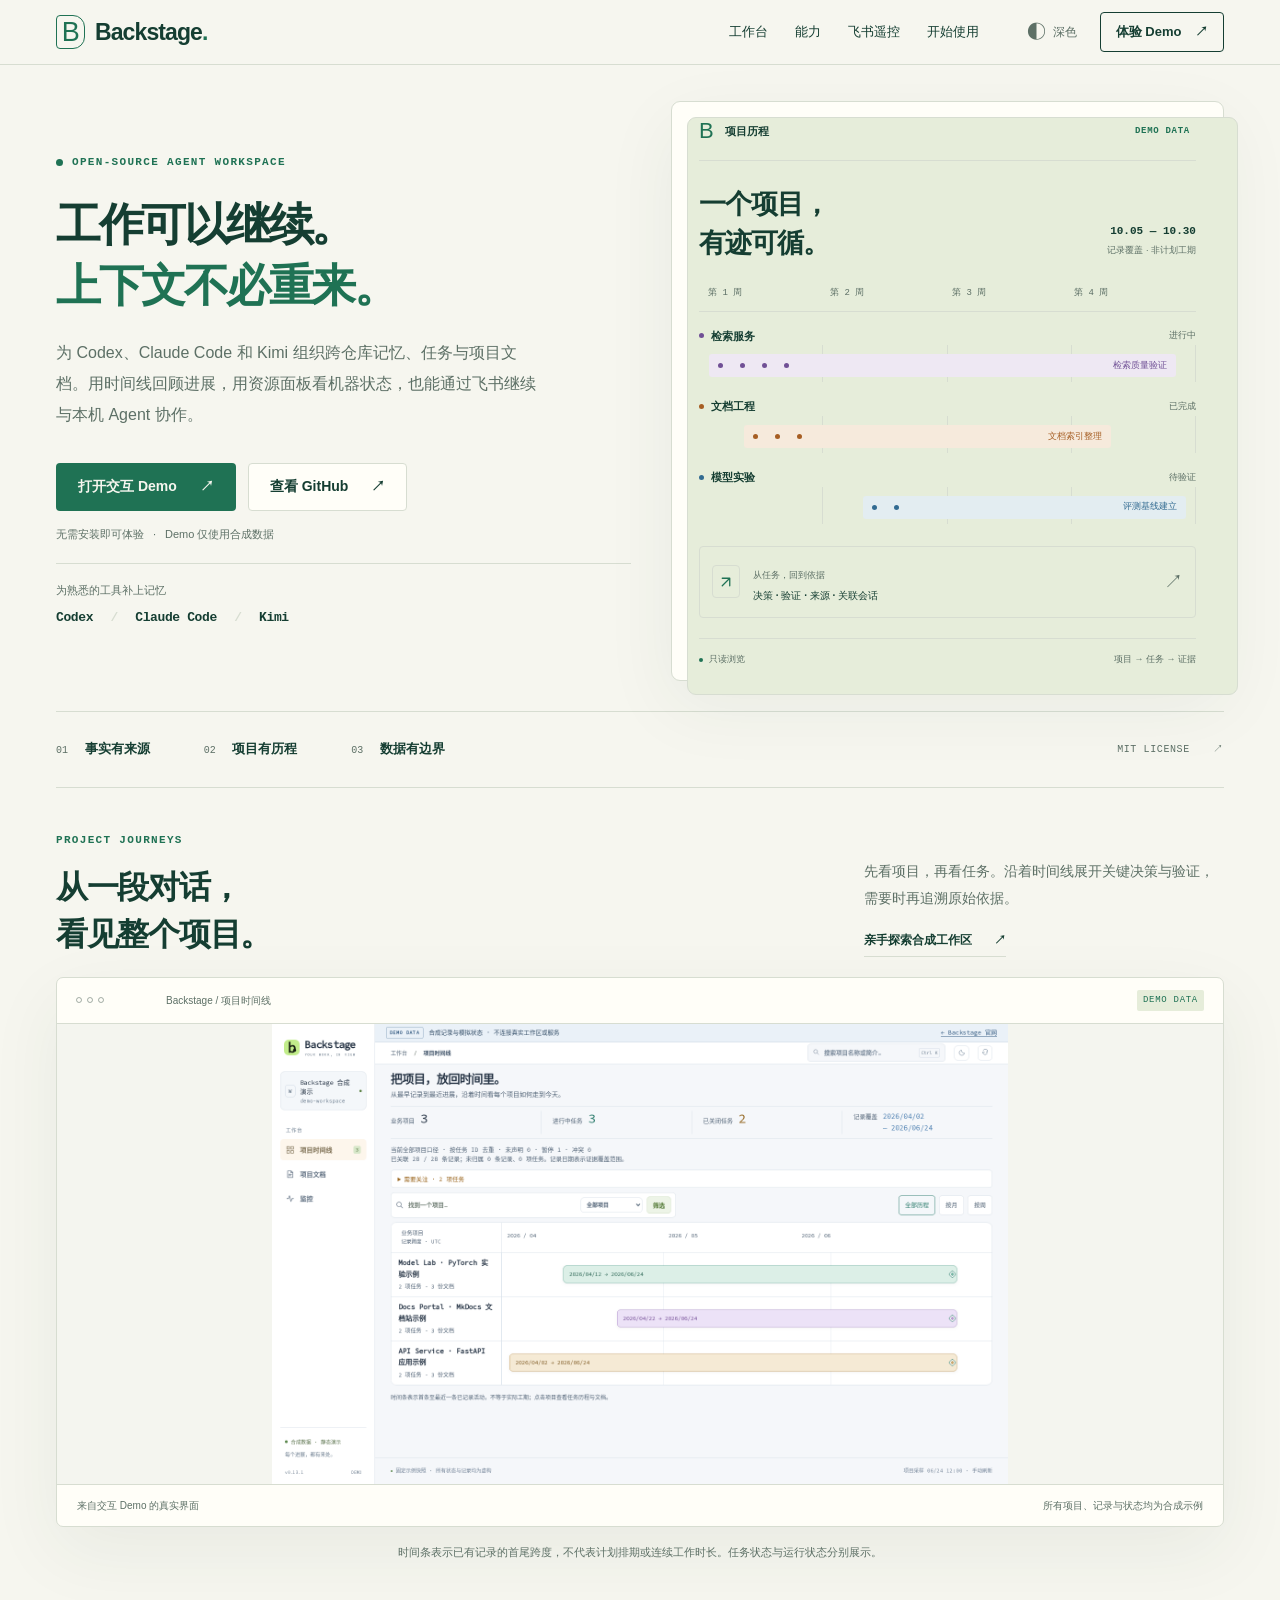
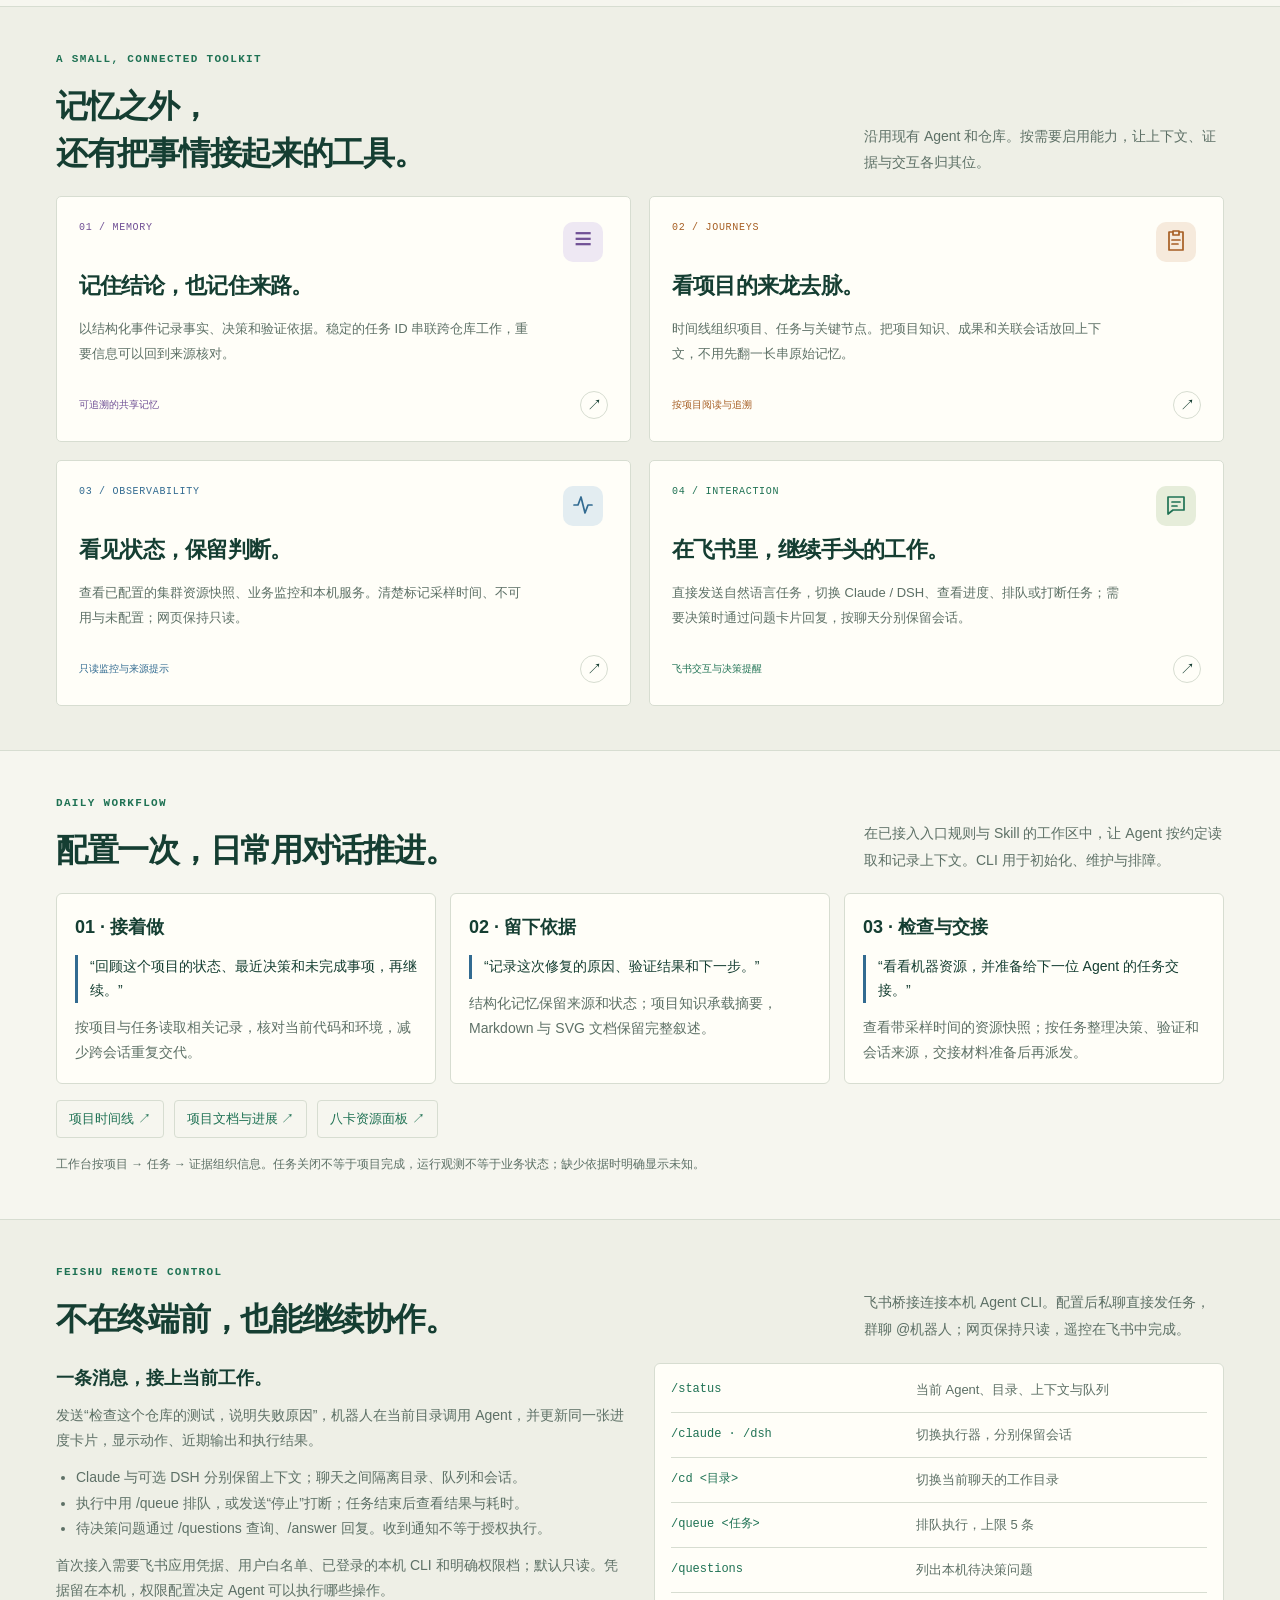
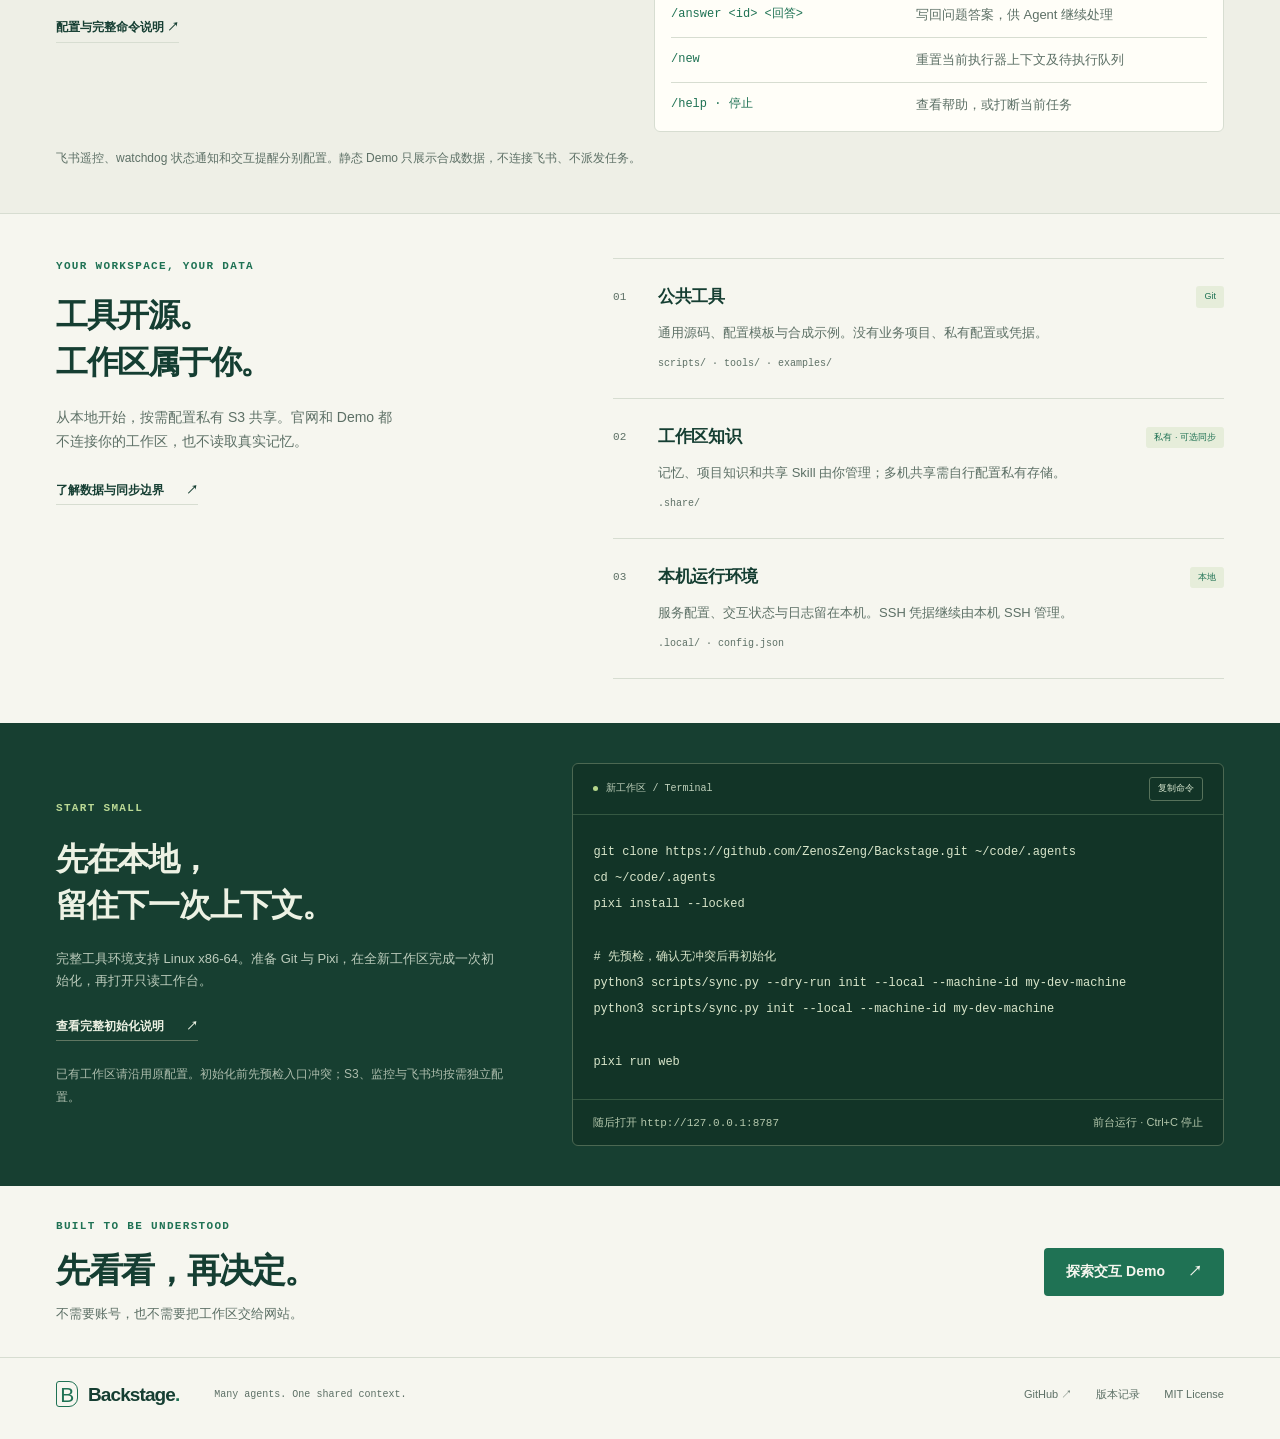
<file: site/index.html>
<!doctype html>
<html lang="zh-CN" data-theme="light">
<head>
  <meta charset="utf-8">
  <meta name="viewport" content="width=device-width, initial-scale=1">
  <meta name="color-scheme" content="light dark">
  <meta name="theme-color" content="#f6f6ef">
  <meta name="description" content="Backstage 为多 Agent、多仓库工作提供可追溯的记忆、项目时间线、只读监控与飞书交互。开源、本地优先，工作区数据由你掌握。">
  <title>Backstage · 让上下文留在项目里</title>
  <link rel="stylesheet" href="./styles.css">
  <script src="./main.js" defer></script>
</head>
<body>
  <a class="skip-link" href="#main">跳到正文</a>
  <header class="site-header">
    <div class="shell header-inner">
      <a class="brand" href="./" aria-label="Backstage 首页"><span class="brand-mark" aria-hidden="true">B</span><span>Backstage<span class="brand-dot">.</span></span></a>
      <nav class="main-nav" aria-label="主导航">
        <a href="#workspace">工作台</a>
        <a href="#capabilities">能力</a>
        <a href="#feishu">飞书遥控</a>
        <a href="#start">开始使用</a>
      </nav>
      <div class="header-actions">
        <button class="theme-button" type="button" data-theme-toggle aria-label="切换深色模式" aria-pressed="false"><span class="theme-symbol" aria-hidden="true">◐</span><span data-theme-label>深色</span></button>
        <a class="header-demo" href="./demo/">体验 Demo <span aria-hidden="true">↗</span></a>
      </div>
    </div>
  </header>

  <main id="main">
    <section class="hero shell" aria-labelledby="hero-title">
      <div class="hero-copy">
        <p class="eyebrow"><span class="status-dot" aria-hidden="true"></span> OPEN-SOURCE AGENT WORKSPACE</p>
        <h1 id="hero-title">工作可以继续。<br><span>上下文不必重来。</span></h1>
        <p class="hero-description">为 Codex、Claude Code 和 Kimi 组织跨仓库记忆、任务与项目文档。用时间线回顾进展，用资源面板看机器状态，也能通过飞书继续与本机 Agent 协作。</p>
        <div class="hero-actions">
          <a class="button button-primary" href="./demo/">打开交互 Demo <span aria-hidden="true">↗</span></a>
          <a class="button button-secondary" href="https://github.com/ZenosZeng/Backstage">查看 GitHub <span aria-hidden="true">↗</span></a>
        </div>
        <p class="hero-note">无需安装即可体验 <span aria-hidden="true">·</span> Demo 仅使用合成数据</p>
        <div class="agent-line"><span>为熟悉的工具补上记忆</span><p>Codex <i aria-hidden="true">/</i> Claude Code <i aria-hidden="true">/</i> Kimi</p></div>
      </div>

      <div class="hero-preview" aria-label="合成项目时间线示意">
        <div class="preview-topline"><span><span class="small-brand" aria-hidden="true">B</span> 项目历程</span><span class="demo-tag">DEMO DATA</span></div>
        <div class="preview-heading"><span>一个项目，<br>有迹可循。</span><span class="preview-period">10.05 — 10.30<br><span>记录覆盖 · 非计划工期</span></span></div>
        <div class="mini-timeline" aria-hidden="true">
          <div class="mini-axis"><span>第 1 周</span><span>第 2 周</span><span>第 3 周</span><span>第 4 周</span></div>
          <div class="mini-project project-memory"><div class="mini-project-name"><span class="project-dot"></span><strong>检索服务</strong><span>进行中</span></div><div class="mini-track"><div class="mini-bar bar-one"><i></i><i></i><i></i><i></i><span>检索质量验证</span></div></div></div>
          <div class="mini-project project-task"><div class="mini-project-name"><span class="project-dot"></span><strong>文档工程</strong><span>已完成</span></div><div class="mini-track"><div class="mini-bar bar-two"><i></i><i></i><i></i><span>文档索引整理</span></div></div></div>
          <div class="mini-project project-runtime"><div class="mini-project-name"><span class="project-dot"></span><strong>模型实验</strong><span>待验证</span></div><div class="mini-track"><div class="mini-bar bar-three"><i></i><i></i><span>评测基线建立</span></div></div></div>
        </div>
        <div class="preview-evidence"><div class="evidence-icon" aria-hidden="true"><svg viewBox="0 0 24 24" fill="none" stroke="currentColor" stroke-width="1.7" stroke-linecap="round" stroke-linejoin="round"><path d="M7 17L17 7 M7 7h10v10"/></svg></div><div><span class="evidence-kicker">从任务，回到依据</span><p>决策 · 验证 · 来源 · 关联会话</p></div><span class="evidence-arrow" aria-hidden="true">↗</span></div>
        <div class="preview-footer"><span><span class="status-dot" aria-hidden="true"></span> 只读浏览</span><span>项目 → 任务 → 证据</span></div>
      </div>
    </section>

    <div class="principles shell" aria-label="设计原则">
      <p><span>01</span> 事实有来源</p><p><span>02</span> 项目有历程</p><p><span>03</span> 数据有边界</p><a href="https://github.com/ZenosZeng/Backstage/blob/main/LICENSE">MIT LICENSE <span aria-hidden="true">↗</span></a>
    </div>

    <section class="workspace-section section-space shell" id="workspace" aria-labelledby="workspace-title">
      <div class="section-heading"><div><p class="eyebrow">PROJECT JOURNEYS</p><h2 id="workspace-title">从一段对话，<br>看见整个项目。</h2></div><div class="section-intro"><p>先看项目，再看任务。沿着时间线展开关键决策与验证，需要时再追溯原始依据。</p><a class="text-link" href="./demo/">亲手探索合成工作区 <span aria-hidden="true">↗</span></a></div></div>
      <figure class="workspace-shot">
        <div class="shot-toolbar"><span class="window-controls" aria-hidden="true"><i></i><i></i><i></i></span><span>Backstage / 项目时间线</span><span class="demo-tag">DEMO DATA</span></div>
        <a href="./demo/" aria-label="打开合成数据交互 Demo"><img src="./assets/workspace-preview.png" alt="Backstage 合成数据工作台：按项目浏览时间线，并展开任务与关键记录" width="1600" height="1000" loading="lazy" decoding="async"></a>
        <figcaption><span>来自交互 Demo 的真实界面</span><span>所有项目、记录与状态均为合成示例</span></figcaption>
      </figure>
      <p class="workspace-footnote">时间条表示已有记录的首尾跨度，不代表计划排期或连续工作时长。任务状态与运行状态分别展示。</p>
    </section>

    <section class="capabilities-section section-space" id="capabilities" aria-labelledby="capabilities-title">
      <div class="shell">
        <div class="section-heading"><div><p class="eyebrow">A SMALL, CONNECTED TOOLKIT</p><h2 id="capabilities-title">记忆之外，<br>还有把事情接起来的工具。</h2></div><p class="section-intro">沿用现有 Agent 和仓库。按需要启用能力，让上下文、证据与交互各归其位。</p></div>
        <div class="capability-grid">
          <article class="capability-card memory-card"><span class="feature-index">01 / MEMORY</span><div class="feature-symbol" aria-hidden="true">≡</div><h3>记住结论，也记住来路。</h3><p>以结构化事件记录事实、决策和验证依据。稳定的任务 ID 串联跨仓库工作，重要信息可以回到来源核对。</p><div class="feature-bottom"><span class="feature-label">可追溯的共享记忆</span><a href="https://github.com/ZenosZeng/Backstage/blob/main/docs/memory.md" aria-label="阅读记忆与同步文档">↗</a></div></article>
          <article class="capability-card task-card"><span class="feature-index">02 / JOURNEYS</span><div class="feature-symbol" aria-hidden="true"><svg viewBox="0 0 24 24" fill="none" stroke="currentColor" stroke-width="1.7" stroke-linecap="round" stroke-linejoin="round"><path d="M9 3H5v18h14V3h-4 M9 2h6v4H9z M8 11h8 M8 15h6"/></svg></div><h3>看项目的来龙去脉。</h3><p>时间线组织项目、任务与关键节点。把项目知识、成果和关联会话放回上下文，不用先翻一长串原始记忆。</p><div class="feature-bottom"><span class="feature-label">按项目阅读与追溯</span><a href="https://github.com/ZenosZeng/Backstage/blob/main/tools/web/README.md" aria-label="阅读项目工作台文档">↗</a></div></article>
          <article class="capability-card runtime-card"><span class="feature-index">03 / OBSERVABILITY</span><div class="feature-symbol" aria-hidden="true"><svg viewBox="0 0 24 24" fill="none" stroke="currentColor" stroke-width="1.7" stroke-linecap="round" stroke-linejoin="round"><path d="M3 12h4l3-8 4 16 3-8h4"/></svg></div><h3>看见状态，保留判断。</h3><p>查看已配置的集群资源快照、业务监控和本机服务。清楚标记采样时间、不可用与未配置；网页保持只读。</p><div class="feature-bottom"><span class="feature-label">只读监控与来源提示</span><a href="https://github.com/ZenosZeng/Backstage/blob/main/tools/README.md" aria-label="阅读监控工具文档">↗</a></div></article>
          <article class="capability-card interaction-card"><span class="feature-index">04 / INTERACTION</span><div class="feature-symbol" aria-hidden="true"><svg viewBox="0 0 24 24" fill="none" stroke="currentColor" stroke-width="1.7" stroke-linecap="round" stroke-linejoin="round"><path d="M4 4h16v13H9l-5 4V4 M8 9h8 M8 13h5"/></svg></div><h3>在飞书里，继续手头的工作。</h3><p>直接发送自然语言任务，切换 Claude / DSH、查看进度、排队或打断任务；需要决策时通过问题卡片回复，按聊天分别保留会话。</p><div class="feature-bottom"><span class="feature-label">飞书交互与决策提醒</span><a href="#feishu" aria-label="了解飞书遥控">↗</a></div></article>
        </div>
      </div>
    </section>

    <section class="section-space shell daily-section" id="workflow" aria-labelledby="workflow-title">
      <div class="section-heading"><div><p class="eyebrow">DAILY WORKFLOW</p><h2 id="workflow-title">配置一次，日常用对话推进。</h2></div><p class="section-intro">在已接入入口规则与 Skill 的工作区中，让 Agent 按约定读取和记录上下文。CLI 用于初始化、维护与排障。</p></div>
      <div class="workflow-grid">
        <article><h3>01 · 接着做</h3><blockquote>“回顾这个项目的状态、最近决策和未完成事项，再继续。”</blockquote><p>按项目与任务读取相关记录，核对当前代码和环境，减少跨会话重复交代。</p></article>
        <article><h3>02 · 留下依据</h3><blockquote>“记录这次修复的原因、验证结果和下一步。”</blockquote><p>结构化记忆保留来源和状态；项目知识承载摘要，Markdown 与 SVG 文档保留完整叙述。</p></article>
        <article><h3>03 · 检查与交接</h3><blockquote>“看看机器资源，并准备给下一位 Agent 的任务交接。”</blockquote><p>查看带采样时间的资源快照；按任务整理决策、验证和会话来源，交接材料准备后再派发。</p></article>
      </div>
      <div class="demo-links"><a href="./demo/#/projects">项目时间线 ↗</a><a href="./demo/#/documents">项目文档与进展 ↗</a><a href="./demo/#/runtime?tab=cluster">八卡资源面板 ↗</a></div>
      <p class="section-note">工作台按项目 → 任务 → 证据组织信息。任务关闭不等于项目完成，运行观测不等于业务状态；缺少依据时明确显示未知。</p>
    </section>

    <section class="feishu-section section-space" id="feishu" aria-labelledby="feishu-title"><div class="shell">
      <div class="section-heading"><div><p class="eyebrow">FEISHU REMOTE CONTROL</p><h2 id="feishu-title">不在终端前，也能继续协作。</h2></div><p class="section-intro">飞书桥接连接本机 Agent CLI。配置后私聊直接发任务，群聊 @机器人；网页保持只读，遥控在飞书中完成。</p></div>
      <div class="feishu-grid">
        <div class="feishu-copy"><h3>一条消息，接上当前工作。</h3><p>发送“检查这个仓库的测试，说明失败原因”，机器人在当前目录调用 Agent，并更新同一张进度卡片，显示动作、近期输出和执行结果。</p><ul><li>Claude 与可选 DSH 分别保留上下文；聊天之间隔离目录、队列和会话。</li><li>执行中用 /queue 排队，或发送“停止”打断；任务结束后查看结果与耗时。</li><li>待决策问题通过 /questions 查询、/answer 回复。收到通知不等于授权执行。</li></ul><p>首次接入需要飞书应用凭据、用户白名单、已登录的本机 CLI 和明确权限档；默认只读。凭据留在本机，权限配置决定 Agent 可以执行哪些操作。</p><a class="text-link" href="https://github.com/ZenosZeng/Backstage/blob/main/tools/README.md#飞书凭据">配置与完整命令说明 ↗</a></div>
        <div class="command-list" aria-label="飞书常用指令">
          <div><code>/status</code><span>当前 Agent、目录、上下文与队列</span></div>
          <div><code>/claude · /dsh</code><span>切换执行器，分别保留会话</span></div>
          <div><code>/cd &lt;目录&gt;</code><span>切换当前聊天的工作目录</span></div>
          <div><code>/queue &lt;任务&gt;</code><span>排队执行，上限 5 条</span></div>
          <div><code>/questions</code><span>列出本机待决策问题</span></div>
          <div><code>/answer &lt;id&gt; &lt;回答&gt;</code><span>写回问题答案，供 Agent 继续处理</span></div>
          <div><code>/new</code><span>重置当前执行器上下文及待执行队列</span></div>
          <div><code>/help · 停止</code><span>查看帮助，或打断当前任务</span></div>
        </div>
      </div>
      <p class="section-note">飞书遥控、watchdog 状态通知和交互提醒分别配置。静态 Demo 只展示合成数据，不连接飞书、不派发任务。</p>
    </div></section>

    <section class="boundary-section section-space shell" aria-labelledby="boundary-title">
      <div class="boundary-intro"><p class="eyebrow">YOUR WORKSPACE, YOUR DATA</p><h2 id="boundary-title">工具开源。<br>工作区属于你。</h2><p>从本地开始，按需配置私有 S3 共享。官网和 Demo 都不连接你的工作区，也不读取真实记忆。</p><a class="text-link" href="https://github.com/ZenosZeng/Backstage/blob/main/docs/memory.md">了解数据与同步边界 <span aria-hidden="true">↗</span></a></div>
      <div class="data-layers">
        <article class="data-layer"><div class="layer-number">01</div><div><div class="layer-heading"><h3>公共工具</h3><span>Git</span></div><p>通用源码、配置模板与合成示例。没有业务项目、私有配置或凭据。</p><code>scripts/ · tools/ · examples/</code></div></article>
        <article class="data-layer"><div class="layer-number">02</div><div><div class="layer-heading"><h3>工作区知识</h3><span>私有 · 可选同步</span></div><p>记忆、项目知识和共享 Skill 由你管理；多机共享需自行配置私有存储。</p><code>.share/</code></div></article>
        <article class="data-layer"><div class="layer-number">03</div><div><div class="layer-heading"><h3>本机运行环境</h3><span>本地</span></div><p>服务配置、交互状态与日志留在本机。SSH 凭据继续由本机 SSH 管理。</p><code>.local/ · config.json</code></div></article>
      </div>
    </section>

    <section class="start-section" id="start" aria-labelledby="start-title">
      <div class="shell start-grid">
        <div class="start-copy"><p class="eyebrow">START SMALL</p><h2 id="start-title">先在本地，<br>留住下一次上下文。</h2><p>完整工具环境支持 Linux x86-64。准备 Git 与 Pixi，在全新工作区完成一次初始化，再打开只读工作台。</p><a class="text-link" href="https://github.com/ZenosZeng/Backstage/blob/main/examples/README.md">查看完整初始化说明 <span aria-hidden="true">↗</span></a><p class="start-caution">已有工作区请沿用原配置。初始化前先预检入口冲突；S3、监控与飞书均按需独立配置。</p></div>
        <div class="terminal"><div class="terminal-header"><span><span class="terminal-dot" aria-hidden="true"></span> 新工作区 / Terminal</span><button type="button" class="copy-button" data-copy-command aria-label="复制安装与启动命令">复制命令</button></div><pre tabindex="0" aria-label="安装、初始化和启动工作台命令"><code id="start-command">git clone https://github.com/ZenosZeng/Backstage.git ~/code/.agents
cd ~/code/.agents
pixi install --locked

# 先预检，确认无冲突后再初始化
python3 scripts/sync.py --dry-run init --local --machine-id my-dev-machine
python3 scripts/sync.py init --local --machine-id my-dev-machine

pixi run web</code></pre><div class="terminal-footer"><span>随后打开 <code>http://127.0.0.1:8787</code></span><span>前台运行 · Ctrl+C 停止</span></div><p class="copy-status" role="status" aria-live="polite" data-copy-status></p></div>
      </div>
    </section>

    <section class="closing-section shell" aria-labelledby="closing-title"><div><p class="eyebrow">BUILT TO BE UNDERSTOOD</p><h2 id="closing-title">先看看，再决定。</h2><p>不需要账号，也不需要把工作区交给网站。</p></div><a class="button button-primary" href="./demo/">探索交互 Demo <span aria-hidden="true">↗</span></a></section>
  </main>

  <footer class="site-footer"><div class="shell footer-inner"><a class="brand" href="./"><span class="brand-mark" aria-hidden="true">B</span><span>Backstage<span class="brand-dot">.</span></span></a><p>Many agents. One shared context.</p><nav aria-label="页脚导航"><a href="https://github.com/ZenosZeng/Backstage">GitHub ↗</a><a href="https://github.com/ZenosZeng/Backstage/blob/main/docs/changelog.md">版本记录</a><a href="https://github.com/ZenosZeng/Backstage/blob/main/LICENSE">MIT License</a></nav></div></footer>
</body>
</html>
</file>
<file: site/styles.css>
@charset "UTF-8";

:root {
  color-scheme: light;
  --paper: #f6f6ef;
  --surface: #fffef8;
  --surface-soft: #eeefe6;
  --ink: #153e32;
  --muted: #5d7066;
  --line: #d7ddd1;
  --brand: #1f7254;
  --brand-hover: #155d42;
  --brand-soft: #e6edda;
  --purple: #705095;
  --purple-soft: #eee8f3;
  --orange: #a65e23;
  --orange-soft: #f6eadc;
  --blue: #326b91;
  --blue-soft: #e3edf1;
  --shadow: 0 24px 72px #203e3010;
  --mono: ui-monospace, SFMono-Regular, Consolas, "Liberation Mono", monospace;
  --sans: -apple-system, BlinkMacSystemFont, "Segoe UI", "PingFang SC", "Microsoft YaHei", "Noto Sans CJK SC", sans-serif;
}

:root[data-theme="dark"] {
  color-scheme: dark;
  --paper: #14221d;
  --surface: #1b2b24;
  --surface-soft: #203127;
  --ink: #e8f0df;
  --muted: #b0bdaf;
  --line: #3b4e40;
  --brand: #b5d58a;
  --brand-hover: #cce8a9;
  --brand-soft: #2e422b;
  --purple: #d1b5e9;
  --purple-soft: #3b2f46;
  --orange: #edb57c;
  --orange-soft: #443326;
  --blue: #a4cee6;
  --blue-soft: #283e49;
  --shadow: 0 24px 72px #00000020;
}

* { box-sizing: border-box; }
html { scroll-behavior: smooth; scroll-padding-top: 104px; }
body { margin: 0; background: var(--paper); color: var(--ink); font-family: var(--sans); font-size: 15px; line-height: 1.7; -webkit-font-smoothing: antialiased; }
a { color: inherit; text-decoration: none; }
button { color: inherit; font: inherit; cursor: pointer; }
button, a { -webkit-tap-highlight-color: transparent; }
button:focus-visible, a:focus-visible, pre:focus-visible { outline: 3px solid var(--brand); outline-offset: 5px; }
button:disabled { cursor: wait; }
::selection { background: var(--brand); color: var(--paper); }
h1, h2, h3, p, figure { margin: 0; }
h1, h2, h3 { font-weight: 650; }
img { display: block; max-width: 100%; }
.shell { width: min(1280px, calc(100% - 112px)); margin-inline: auto; }
.section-space { padding-block: 44px; }
.eyebrow { font-family: var(--mono); font-size: 11px; font-weight: 600; letter-spacing: .12em; line-height: 1.6; }
.status-dot { display: inline-block; width: 7px; height: 7px; flex: 0 0 auto; border-radius: 50%; background: var(--brand); }
.skip-link { position: fixed; z-index: 100; top: -80px; left: 16px; padding: 10px 18px; background: var(--ink); color: var(--paper); border-radius: 4px; }
.skip-link:focus { top: 12px; }
.site-header { border-bottom: 1px solid var(--line); }
.header-inner { min-height: 64px; display: flex; align-items: center; gap: 48px; }
.brand { display: inline-flex; align-items: center; gap: 10px; font-size: 23px; font-weight: 700; letter-spacing: -.9px; line-height: 1; white-space: nowrap; }
.brand-mark { display: inline-flex; align-items: center; justify-content: center; width: 29px; height: 34px; border: 1.5px solid var(--brand); border-radius: 4px 12px 12px 4px; color: var(--brand); font-weight: 400; font-size: 27px; letter-spacing: -.5px; }
.brand-dot { color: var(--brand); }
.main-nav { display: flex; gap: 27px; margin-left: auto; font-size: 13px; font-weight: 550; }
.main-nav a, .footer-inner nav a { transition: color .15s; }
.main-nav a:hover, .footer-inner nav a:hover { color: var(--brand); }
.header-actions { display: flex; align-items: center; gap: 23px; }
.theme-button { display: inline-flex; align-items: center; gap: 7px; padding: 8px 0; border: 0; background: none; color: var(--muted); font-size: 12px; }
.theme-symbol { font-size: 19px; line-height: 1; }
.header-demo { font-size: 13px; font-weight: 600; border: 1px solid var(--ink); border-radius: 4px; padding: 8px 15px; }
.header-demo span { padding-left: 10px; }
.header-demo:hover { background: var(--ink); color: var(--paper); }
.hero { display: grid; grid-template-columns: 1.04fr 1fr; align-items: center; gap: 40px; padding-block: 36px 30px; }
.hero-copy .eyebrow { display: flex; align-items: center; gap: 9px; color: var(--brand); margin-bottom: 23px; }
.hero h1 { font-size: clamp(34px, 3.5vw, 48px); letter-spacing: -.055em; line-height: 1.35; font-weight: 700; }
.hero h1 span { color: var(--brand); }
.hero-description { margin-top: 22px; max-width: 480px; color: var(--muted); font-size: 16px; line-height: 1.95; }
.hero-actions { display: flex; flex-wrap: wrap; gap: 12px; margin-top: 32px; }
.button { min-height: 48px; padding: 11px 21px; display: inline-flex; align-items: center; justify-content: center; gap: 23px; font-size: 14px; font-weight: 600; border: 1px solid transparent; border-radius: 4px; transition: background .15s, transform .15s; }
.button:hover { transform: translateY(-2px); }
.button-primary { color: var(--paper); background: var(--brand); }
.button-primary:hover { background: var(--brand-hover); }
.button-secondary { color: var(--ink); border-color: var(--line); background: var(--surface); }
.button-secondary:hover { border-color: var(--brand); }
.hero-note { display: flex; align-items: center; gap: 9px; font-size: 11px; color: var(--muted); margin-top: 14px; }
.agent-line { border-top: 1px solid var(--line); margin-top: 20px; padding-top: 12px; }
.agent-line > span { font-size: 11px; color: var(--muted); }
.agent-line p { font-family: var(--mono); font-size: 13px; font-weight: 600; margin-top: 5px; letter-spacing: -.03em; }
.agent-line i { font-style: normal; color: var(--line); padding-inline: 10px; }
.hero-preview { border: 1px solid var(--line); border-radius: 9px; background: var(--surface); box-shadow: var(--shadow); position: relative; isolation: isolate; padding: 0 27px; }
.hero-preview::before { content: ""; position: absolute; inset: 15px -15px -15px 15px; border: 1px solid var(--line); border-radius: 9px; z-index: -1; background: var(--brand-soft); }
.preview-topline { display: flex; align-items: center; justify-content: space-between; gap: 12px; padding-block: 18px; border-bottom: 1px solid var(--line); font-size: 11px; font-weight: 600; }
.preview-topline > span:first-child { display: flex; align-items: center; gap: 11px; }
.small-brand { font-size: 22px; font-weight: 450; color: var(--brand); line-height: 1; }
.demo-tag { font-family: var(--mono); font-size: 9px; letter-spacing: .08em; line-height: 1.4; padding: 4px 6px; background: var(--brand-soft); color: var(--brand); border-radius: 2px; white-space: nowrap; }
.preview-heading { display: flex; align-items: flex-end; justify-content: space-between; gap: 12px; padding-block: 24px 23px; }
.preview-heading > span:first-child { font-size: 27px; font-weight: 650; line-height: 1.45; letter-spacing: -.04em; }
.preview-period { text-align: right; font-family: var(--mono); font-size: 11px; font-weight: 600; padding-bottom: 4px; }
.preview-period span { color: var(--muted); font-family: var(--sans); font-size: 9px; font-weight: 400; }
.mini-axis { display: grid; grid-template-columns: repeat(4, 1fr); text-align: left; padding-left: 9px; margin-left: 0; color: var(--muted); font-size: 9px; font-family: var(--mono); border-bottom: 1px solid var(--line); padding-bottom: 9px; }
.mini-project { padding-top: 15px; --project-color: var(--purple); --project-soft: var(--purple-soft); }
.mini-project-name { display: flex; align-items: center; gap: 7px; font-size: 11px; }
.mini-project-name strong { font-weight: 600; }
.mini-project-name > span:last-child { margin-left: auto; font-size: 9px; color: var(--muted); }
.project-dot { width: 5px; height: 5px; border-radius: 50%; background: var(--project-color); }
.project-task { --project-color: var(--orange); --project-soft: var(--orange-soft); }
.project-runtime { --project-color: var(--blue); --project-soft: var(--blue-soft); }
.mini-track { height: 37px; padding-top: 9px; background: repeating-linear-gradient(to right, transparent 0, transparent calc(25% - 1px), var(--line) calc(25% - 1px), var(--line) 25%); }
.mini-bar { background: var(--project-soft); color: var(--project-color); border-radius: 3px; position: relative; display: flex; align-items: center; height: 23px; gap: 17px; padding: 0 9px; font-size: 9px; }
.mini-bar i { width: 5px; height: 5px; background: var(--project-color); border-radius: 50%; flex: 0 0 auto; }
.mini-bar span { margin-left: auto; white-space: nowrap; }
.bar-one { margin-left: 2%; width: 94%; }
.bar-two { margin-left: 9%; width: 74%; }
.bar-three { margin-left: 33%; width: 65%; }
.preview-evidence { margin-block: 22px 20px; border: 1px solid var(--line); border-radius: 4px; padding: 13px 12px; display: flex; align-items: center; gap: 13px; }
.evidence-icon { width: 28px; height: 33px; border: 1px solid var(--line); border-radius: 4px; text-align: center; line-height: 29px; font-size: 19px; color: var(--brand); }
.evidence-kicker { color: var(--muted); font-size: 9px; }
.preview-evidence p { font-size: 10px; font-weight: 550; margin-top: 2px; }
.evidence-arrow { margin-left: auto; font-size: 19px; color: var(--muted); }
.preview-footer { display: flex; align-items: center; justify-content: space-between; gap: 10px; border-top: 1px solid var(--line); padding-block: 13px; color: var(--muted); font-size: 9px; }
.preview-footer > span:first-child { display: flex; align-items: center; gap: 6px; }
.preview-footer .status-dot { width: 4px; height: 4px; }
.principles { display: flex; align-items: center; gap: 54px; padding-block: 26px; border-block: 1px solid var(--line); }
.principles p { font-size: 13px; font-weight: 600; }
.principles p span { margin-right: 13px; color: var(--muted); font-family: var(--mono); font-size: 10px; font-weight: 400; }
.principles > a { margin-left: auto; color: var(--muted); font-size: 10px; font-family: var(--mono); letter-spacing: .06em; }
.principles > a span { margin-left: 17px; }
.section-heading { display: flex; justify-content: space-between; align-items: flex-end; gap: 28px; margin-bottom: 20px; }
.section-heading .eyebrow { margin-bottom: 15px; color: var(--brand); }
h2 { font-size: clamp(26px, 2.5vw, 34px); line-height: 1.45; letter-spacing: -.04em; }
.section-intro { max-width: 360px; color: var(--muted); font-size: 14px; line-height: 1.9; }
.section-intro .text-link { margin-top: 18px; }
.text-link { display: inline-flex; align-items: center; gap: 22px; color: var(--ink); font-size: 12px; font-weight: 600; border-bottom: 1px solid var(--line); padding-bottom: 4px; }
.text-link:hover { color: var(--brand); border-color: var(--brand); }
.workspace-shot { border: 1px solid var(--line); background: var(--surface); border-radius: 7px; overflow: hidden; box-shadow: var(--shadow); }
.shot-toolbar { display: flex; align-items: center; justify-content: space-between; gap: 20px; height: 46px; border-bottom: 1px solid var(--line); padding-inline: 19px; font-size: 10px; color: var(--muted); }
.window-controls { display: inline-flex; gap: 5px; width: 70px; }
.window-controls i { border: 1px solid var(--muted); border-radius: 50%; width: 6px; height: 6px; opacity: .55; }
.shot-toolbar > span:nth-child(2) { margin-right: auto; }
.workspace-shot > a { display: block; background: #f4f5ef; }
.workspace-shot img { width: 100%; height: auto; max-height: 460px; object-fit: contain; object-position: center; }
.workspace-shot figcaption { display: flex; justify-content: space-between; gap: 15px; padding: 12px 20px; font-size: 10px; color: var(--muted); border-top: 1px solid var(--line); }
.workspace-footnote { margin-top: 16px; font-size: 11px; color: var(--muted); text-align: center; }
.capabilities-section { background: var(--surface-soft); border-block: 1px solid var(--line); }
.capability-grid { display: grid; grid-template-columns: repeat(2, minmax(0, 1fr)); gap: 18px; }
.capability-card { position: relative; display: flex; flex-direction: column; min-height: 220px; padding: 22px; background: var(--surface); border: 1px solid var(--line); border-radius: 5px; --feature: var(--purple); --feature-soft: var(--purple-soft); }
.feature-index { color: var(--feature); font-size: 10px; font-family: var(--mono); letter-spacing: .07em; }
.feature-symbol { position: absolute; top: 25px; right: 27px; width: 40px; height: 40px; background: var(--feature-soft); color: var(--feature); border-radius: 10px; text-align: center; line-height: 37px; font-family: var(--mono); font-size: 31px; }
.capability-card h3 { margin-top: 31px; font-size: 22px; letter-spacing: -.035em; }
.capability-card > p { margin-top: 13px; color: var(--muted); font-size: 13px; line-height: 1.9; max-width: 450px; }
.feature-bottom { margin-top: auto; padding-top: 24px; display: flex; align-items: center; justify-content: space-between; gap: 15px; }
.feature-label { font-size: 10px; color: var(--feature); font-weight: 550; }
.feature-bottom a { display: inline-flex; justify-content: center; align-items: center; width: 28px; height: 28px; border: 1px solid var(--line); border-radius: 50%; font-size: 15px; }
.feature-bottom a:hover { background: var(--feature-soft); border-color: var(--feature); }
.task-card { --feature: var(--orange); --feature-soft: var(--orange-soft); }
.runtime-card { --feature: var(--blue); --feature-soft: var(--blue-soft); }
.interaction-card { --feature: var(--brand); --feature-soft: var(--brand-soft); }
.boundary-section { display: grid; grid-template-columns: 1fr 1.2fr; align-items: start; gap: 48px; }
.boundary-intro .eyebrow { color: var(--brand); margin-bottom: 17px; }
.boundary-intro > p:not(.eyebrow) { color: var(--muted); font-size: 14px; margin-top: 21px; max-width: 350px; }
.boundary-intro > .text-link { margin-top: 26px; }
.data-layers { border-top: 1px solid var(--line); }
.data-layer { display: grid; grid-template-columns: 31px 1fr; gap: 14px; padding-block: 24px; border-bottom: 1px solid var(--line); }
.layer-number { font-family: var(--mono); font-size: 11px; color: var(--muted); padding-top: 5px; }
.layer-heading { display: flex; align-items: center; justify-content: space-between; gap: 15px; }
.layer-heading h3 { font-size: 17px; letter-spacing: -.02em; }
.layer-heading > span { font-size: 9px; color: var(--brand); background: var(--brand-soft); padding: 3px 8px; border-radius: 3px; white-space: nowrap; }
.data-layer p { color: var(--muted); font-size: 13px; line-height: 1.9; margin-top: 9px; }
.data-layer code { display: inline-block; color: var(--muted); font-family: var(--mono); font-size: 10px; margin-top: 10px; }
.start-section { background: #173f31; color: #edf2e4; padding-block: 40px; }
.start-grid { display: grid; grid-template-columns: 1fr 1.45fr; gap: 67px; align-items: center; }
.start-copy .eyebrow { color: #bbd995; margin-bottom: 18px; }
.start-copy > p:not(.eyebrow) { color: #bcccbc; font-size: 13px; margin-top: 19px; }
.start-copy .text-link { color: #edf2e4; border-color: #607762; margin-top: 24px; }
.start-copy > p.start-caution { color: #adbdad; font-size: 12px; line-height: 1.9; margin-top: 22px; }
.terminal { background: #123427; border: 1px solid #4c6852; border-radius: 6px; overflow: hidden; min-width: 0; }
.terminal-header { display: flex; align-items: center; justify-content: space-between; gap: 18px; padding: 13px 20px; border-bottom: 1px solid #355842; font-family: var(--mono); font-size: 10px; color: #bfd0bb; }
.terminal-header > span { display: flex; align-items: center; gap: 8px; }
.terminal-dot { width: 5px; height: 5px; border-radius: 50%; background: #b5d58a; }
.copy-button { color: #d6e5ce; border: 1px solid #57725b; padding: 3px 8px; background: transparent; border-radius: 3px; font-size: 9px; line-height: 1.8; white-space: nowrap; }
.copy-button:hover { background: #264c36; }
.terminal pre { margin: 0; padding: 24px 20px; overflow-x: auto; scrollbar-color: #668061 #123427; }
.terminal pre code { font-family: var(--mono); color: #d9e6cb; font-size: 12px; line-height: 2.1; }
.terminal-footer { display: flex; justify-content: space-between; gap: 12px; padding: 13px 20px; color: #b5c8ad; border-top: 1px solid #355842; font-size: 11px; }
.terminal-footer code { font-family: var(--mono); }
.copy-status { min-height: 0; font-size: 11px; color: #d9e6cb; }
.copy-status:not(:empty) { padding: 0 20px 12px; }
.closing-section { padding-block: 32px; display: flex; align-items: center; justify-content: space-between; gap: 40px; }
.closing-section .eyebrow { color: var(--brand); margin-bottom: 10px; }
.closing-section h2 { font-size: 34px; }
.closing-section p:not(.eyebrow) { margin-top: 8px; color: var(--muted); font-size: 13px; }
.site-footer { border-top: 1px solid var(--line); }
.footer-inner { display: flex; align-items: center; gap: 35px; min-height: 72px; }
.footer-inner .brand { font-size: 19px; }
.footer-inner .brand-mark { width: 22px; height: 26px; border-radius: 3px 9px 9px 3px; font-size: 21px; }
.footer-inner > p { color: var(--muted); font-family: var(--mono); font-size: 10px; }
.footer-inner nav { display: flex; align-items: center; gap: 24px; margin-left: auto; font-size: 11px; color: var(--muted); }

@media (min-width: 1600px) {
  .hero { gap: 48px; padding-block: 40px 32px; }
  .hero h1 { font-size: 48px; }
}
@media (max-width: 1100px) {
  .shell { width: min(1280px, calc(100% - 72px)); }
  .header-inner { gap: 27px; }
  .main-nav { gap: 22px; }
  .header-actions { gap: 18px; }
  .hero { gap: 35px; padding-block: 36px 30px; }
  .hero h1 { font-size: 42px; }
  .hero-description { font-size: 14px; }
  .hero-preview { padding-inline: 20px; }
  .mini-bar { gap: 10px; }
  .mini-bar i:nth-child(4) { display: none; }
  .principles { gap: 33px; }
  .boundary-section { gap: 60px; }
  .start-grid { gap: 36px; grid-template-columns: .85fr 1.4fr; }
  .terminal-footer { flex-direction: column; gap: 3px; }
  .footer-inner { gap: 24px; }
  .footer-inner nav { gap: 17px; }
}
@media (max-width: 800px) {
  html { scroll-padding-top: 30px; }
  .shell { width: calc(100% - 48px); }
  .section-space { padding-block: 36px; }
  .header-inner { min-height: 64px; gap: 20px; }
  .brand { font-size: 22px; }
  .main-nav { display: none; }
  .header-actions { margin-left: auto; gap: 20px; }
  .hero { grid-template-columns: 1fr; gap: 28px; padding-block: 28px; }
  .hero h1 { font-size: clamp(36px, 7vw, 56px); }
  .hero-description { max-width: 530px; font-size: 15px; }
  .agent-line { max-width: 530px; margin-top: 30px; }
  .hero-preview { width: min(100% - 15px, 530px); justify-self: center; padding-inline: 27px; }
  .preview-heading > span:first-child { font-size: 29px; }
  .preview-topline { font-size: 12px; }
  .mini-project-name { font-size: 12px; }
  .mini-project-name > span:last-child, .mini-axis, .mini-bar { font-size: 10px; }
  .mini-track { height: 42px; padding-top: 10px; }
  .mini-bar { height: 25px; gap: 20px; }
  .evidence-kicker { font-size: 10px; }
  .preview-evidence p { font-size: 12px; }
  .preview-footer { font-size: 10px; }
  .principles { flex-wrap: wrap; row-gap: 14px; padding-block: 22px; column-gap: 24px; }
  .principles p { font-size: 12px; }
  .principles p span { margin-right: 7px; }
  .principles > a { display: none; }
  .section-heading { align-items: flex-start; flex-direction: column; gap: 22px; margin-bottom: 29px; }
  h2 { font-size: 34px; }
  .section-intro { max-width: 520px; }
  .section-intro .text-link { margin-top: 13px; }
  .workspace-shot figcaption { flex-direction: column; gap: 3px; font-size: 11px; }
  .workspace-footnote { font-size: 11px; text-align: left; }
  .capability-card { padding: 25px; }
  .capability-card h3 { font-size: 20px; }
  .feature-symbol { top: 23px; right: 24px; width: 34px; height: 34px; font-size: 25px; line-height: 30px; border-radius: 8px; }
  .feature-index { font-size: 9px; }
  .boundary-section { grid-template-columns: 1fr; gap: 35px; }
  .boundary-intro > p:not(.eyebrow) { max-width: 510px; }
  .data-layer p { font-size: 13px; }
  .data-layer code { font-size: 11px; }
  .layer-heading > span { font-size: 10px; }
  .start-section { padding-block: 36px; }
  .start-grid { grid-template-columns: 1fr; gap: 32px; }
  .start-copy > p:not(.eyebrow) { max-width: 520px; font-size: 14px; }
  .start-copy > p.start-caution { font-size: 12px; }
  .terminal-header { font-size: 11px; }
  .copy-button { font-size: 10px; }
  .terminal pre code { font-size: 12px; }
  .terminal-footer { flex-direction: row; font-size: 11px; }
  .closing-section { padding-block: 30px; }
  .closing-section h2 { font-size: 29px; }
  .closing-section .button { flex: 0 0 auto; }
  .footer-inner { flex-wrap: wrap; padding-block: 28px; gap: 17px 22px; }
  .footer-inner nav { margin-left: 0; width: 100%; gap: 25px; }
}
@media (max-width: 520px) {
  .shell { width: calc(100% - 36px); }
  .header-inner { min-height: 73px; }
  .brand { gap: 8px; font-size: 20px; }
  .brand-mark { width: 25px; height: 30px; font-size: 24px; }
  .header-actions { gap: 13px; }
  .theme-button { font-size: 0; padding: 10px 3px; }
  .theme-symbol { font-size: 21px; }
  .header-demo { padding: 7px 10px; font-size: 11px; }
  .header-demo span { padding-left: 4px; }
  .hero { padding-block: 24px; gap: 24px; }
  .hero-copy .eyebrow { font-size: 9px; letter-spacing: .07em; margin-bottom: 20px; }
  .hero h1 { font-size: clamp(31px, 8.5vw, 43px); line-height: 1.4; letter-spacing: -.06em; }
  .hero-description { font-size: 14px; line-height: 1.95; margin-top: 18px; }
  .hero-actions { margin-top: 25px; gap: 9px; }
  .button { min-height: 46px; font-size: 12px; padding-inline: 15px; gap: 18px; }
  .hero-note { font-size: 10px; gap: 6px; }
  .agent-line p { font-size: 11px; }
  .agent-line i { padding-inline: 7px; }
  .hero-preview { width: calc(100% - 10px); padding-inline: 18px; justify-self: start; }
  .hero-preview::before { inset: 10px -10px -10px 10px; }
  .preview-topline { padding-block: 14px; font-size: 11px; }
  .demo-tag { font-size: 8px; }
  .preview-heading { padding-block: 19px; }
  .preview-heading > span:first-child { font-size: 25px; }
  .preview-period { font-size: 10px; }
  .preview-period span { font-size: 8px; }
  .mini-project-name { font-size: 11px; }
  .mini-bar { gap: 10px; font-size: 9px; padding-inline: 7px; }
  .mini-bar i { width: 4px; height: 4px; }
  .mini-bar i:nth-child(3) { display: none; }
  .preview-evidence { margin-block: 18px 15px; padding: 11px 9px; gap: 10px; }
  .preview-evidence p { font-size: 10px; }
  .evidence-kicker { font-size: 9px; }
  .preview-footer { font-size: 9px; }
  .principles { column-gap: 17px; justify-content: space-between; padding-block: 19px; }
  .principles p { font-size: 10px; }
  .principles p span { margin-right: 5px; font-size: 9px; }
  .section-space { padding-block: 30px; }
  .eyebrow { font-size: 9px; letter-spacing: .09em; }
  h2 { font-size: 30px; }
  .section-intro { font-size: 13px; }
  .shot-toolbar { padding-inline: 12px; gap: 11px; font-size: 9px; height: 40px; }
  .window-controls { width: auto; gap: 4px; }
  .window-controls i { width: 5px; height: 5px; }
  .workspace-shot figcaption { padding: 11px 13px; font-size: 10px; }
  .workspace-footnote { font-size: 10px; }
  .capability-grid { grid-template-columns: 1fr; gap: 12px; }
  .capability-card { padding: 24px; min-height: 220px; }
  .feature-index { font-size: 10px; }
  .feature-symbol { width: 38px; height: 38px; line-height: 34px; font-size: 29px; }
  .capability-card h3 { font-size: 22px; margin-top: 29px; }
  .capability-card > p { font-size: 13px; }
  .feature-label { font-size: 11px; }
  .feature-bottom a { width: 32px; height: 32px; }
  .boundary-intro > p:not(.eyebrow) { font-size: 13px; }
  .data-layer { grid-template-columns: 24px 1fr; gap: 10px; padding-block: 21px; }
  .layer-heading { gap: 10px; }
  .layer-heading h3 { font-size: 16px; }
  .layer-heading > span { font-size: 9px; }
  .data-layer p { font-size: 13px; }
  .start-section { padding-block: 30px; }
  .start-copy > p:not(.eyebrow) { font-size: 13px; }
  .terminal-header { padding: 12px 14px; gap: 8px; font-size: 10px; }
  .terminal pre { padding: 19px 14px; }
  .terminal pre code { font-size: 12px; }
  .terminal-footer { padding: 12px 14px; flex-direction: column; gap: 4px; font-size: 11px; }
  .closing-section { align-items: flex-start; flex-direction: column; gap: 23px; padding-block: 28px; }
  .closing-section h2 { font-size: 29px; }
  .footer-inner > p { width: 100%; font-size: 10px; }
  .footer-inner nav { font-size: 11px; }
}
@media (prefers-reduced-motion: reduce) {
  html { scroll-behavior: auto; }
  *, *::before, *::after { transition: none !important; animation: none !important; }
  .button:hover { transform: none; }
}

/* Match the workbench icon paths without depending on symbol fonts. */
.evidence-icon svg { width: 18px; height: 18px; vertical-align: middle; }
.feature-symbol svg { width: 24px; height: 24px; vertical-align: middle; }

.workflow-grid { display: grid; grid-template-columns: repeat(3,minmax(0,1fr)); gap: 14px; }
.workflow-grid article,.command-list { background: var(--surface); border: 1px solid var(--line); border-radius: 6px; padding: 18px; min-width: 0; }
.workflow-grid h3,.feishu-copy h3 { font-size: 18px; }
.workflow-grid blockquote { margin: 12px 0; padding-left: 12px; border-left: 3px solid var(--blue); color: var(--ink); font-size: 14px; }
.workflow-grid p,.feishu-copy p,.feishu-copy li { font-size: 14px; line-height: 1.8; color: var(--muted); }
.demo-links { display: flex; flex-wrap: wrap; gap: 10px; margin-top: 16px; }
.demo-links a { border: 1px solid var(--line); border-radius: 4px; padding: 7px 12px; font-size: 13px; color: var(--brand); }
.section-note { margin-top: 16px; color: var(--muted); font-size: 12px; }
.feishu-section { background: var(--surface-soft); border-block: 1px solid var(--line); }
.feishu-grid { display: grid; grid-template-columns: 1fr 1fr; gap: 28px; }
.feishu-copy p { margin-top: 10px; }
.feishu-copy ul { padding-left: 20px; margin: 12px 0; }
.feishu-copy .text-link { margin-top: 14px; }
.command-list { padding: 4px 16px; }
.command-list > div { display: grid; grid-template-columns: minmax(0,1fr) minmax(0,1.25fr); gap: 12px; padding: 11px 0; border-bottom: 1px solid var(--line); font-size: 13px; overflow-wrap: anywhere; }
.command-list > div:last-child { border-bottom: 0; }
.command-list code { color: var(--brand); font-family: var(--mono); font-size: 12px; }
.command-list span { color: var(--muted); }
@media(max-width:800px) { .workflow-grid,.feishu-grid { grid-template-columns: 1fr; gap: 12px; } }
</file>
